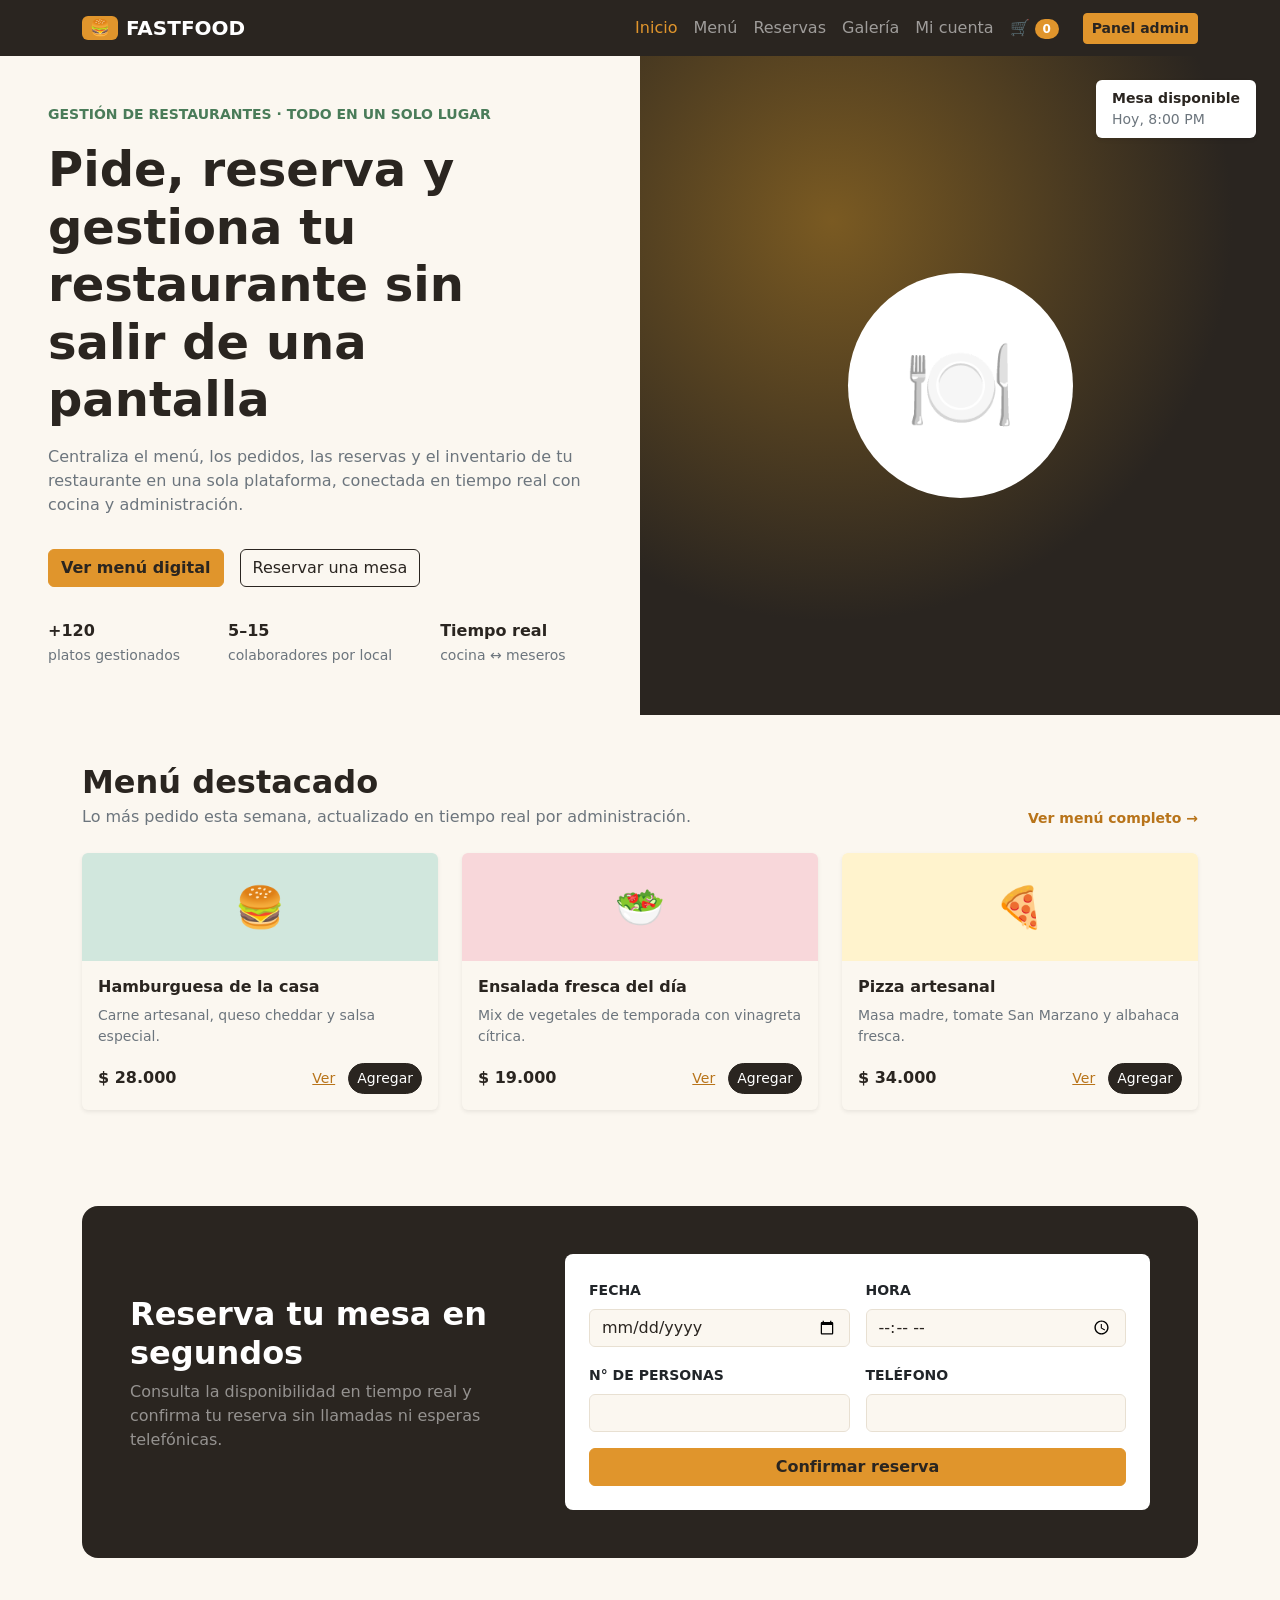
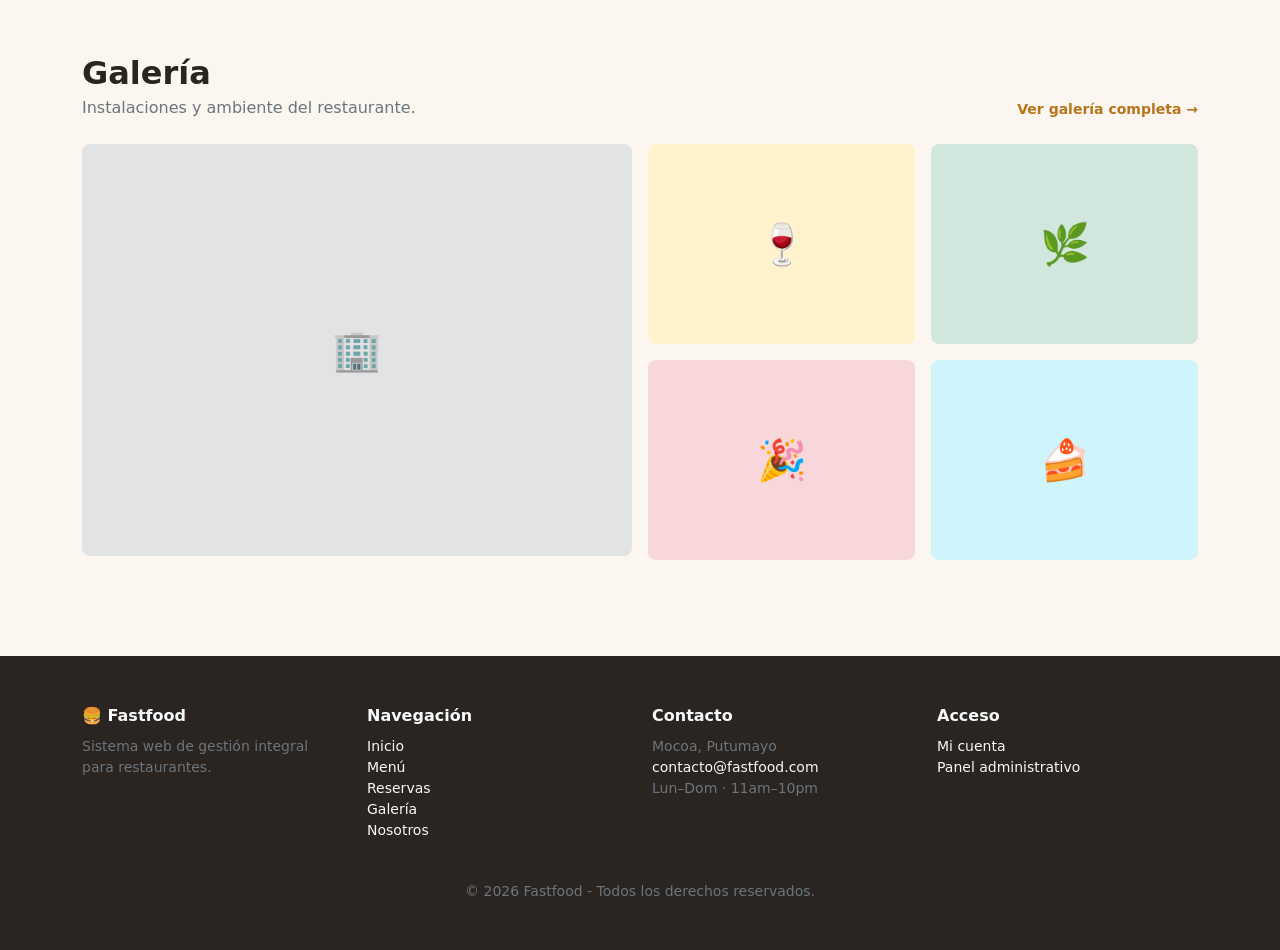
<file: sitio-web-empresa/index.html>
<!DOCTYPE html>
<html lang="es">
<head>
    <meta charset="UTF-8">
    <meta name="viewport" content="width=device-width, initial-scale=1.0">
    <title>Inicio | Fastfood</title>

    <!-- Bootstrap 5 -->
    <link href="https://cdn.jsdelivr.net/npm/bootstrap@5.3.3/dist/css/bootstrap.min.css" rel="stylesheet">
    <!-- Colores de marca -->
    <link rel="stylesheet" href="css/estilos.css">
</head>
<body>

    <!-- Menú de navegación (lo pinta js/script.js) -->
    <header id="navbar-ff"></header>

    <main>
        <!-- Hero -->
        <section>
            <div class="row g-0">
                <div class="col-lg-6 p-4 p-lg-5 d-flex flex-column justify-content-center">
                    <span class="text-success fw-bold small text-uppercase">Gestión de restaurantes · Todo en un solo lugar</span>
                    <h1 class="display-5 fw-bold my-3">Pide, reserva y gestiona tu restaurante sin salir de una pantalla</h1>
                    <p class="text-secondary">Centraliza el menú, los pedidos, las reservas y el inventario de tu restaurante en una sola plataforma, conectada en tiempo real con cocina y administración.</p>
                    <div class="d-flex flex-wrap gap-3 my-3">
                        <a href="menu.html" class="btn btn-primary">Ver menú digital</a>
                        <a href="reserva.html" class="btn btn-outline-dark">Reservar una mesa</a>
                    </div>
                    <div class="d-flex gap-4 gap-lg-5 mt-3">
                        <div><strong class="d-block">+120</strong><small class="text-secondary">platos gestionados</small></div>
                        <div><strong class="d-block">5–15</strong><small class="text-secondary">colaboradores por local</small></div>
                        <div><strong class="d-block">Tiempo real</strong><small class="text-secondary">cocina ↔ meseros</small></div>
                    </div>
                </div>
                <div class="col-lg-6 position-relative d-flex align-items-center justify-content-center py-5"
                     style="min-height:400px;background:radial-gradient(circle at 30% 25%,#7a5a22 0,#2a2520 60%)">
                    <div class="position-absolute top-0 end-0 m-4 bg-white rounded shadow-sm px-3 py-2 small">
                        <strong>Mesa disponible</strong><br><span class="text-secondary">Hoy, 8:00 PM</span>
                    </div>
                    <div class="bg-body rounded-circle d-flex align-items-center justify-content-center" style="width:225px;height:225px;font-size:90px">🍽️</div>
                </div>
            </div>
        </section>

        <!-- Menú destacado (lo llena js/script.js) -->
        <section class="container py-5">
            <div class="d-flex justify-content-between align-items-end mb-4">
                <div>
                    <h2 class="fw-bold mb-1">Menú destacado</h2>
                    <p class="text-secondary mb-0">Lo más pedido esta semana, actualizado en tiempo real por administración.</p>
                </div>
                <a href="menu.html" class="fw-semibold small text-decoration-none">Ver menú completo →</a>
            </div>
            <div class="row g-4" id="destacados"></div>
        </section>

        <!-- Reserva rápida -->
        <section class="container py-5">
            <div class="bg-dark text-white rounded-4 p-4 p-md-5">
                <div class="row align-items-center g-4">
                    <div class="col-md-5">
                        <h2 class="fw-bold">Reserva tu mesa en segundos</h2>
                        <p class="text-white-50">Consulta la disponibilidad en tiempo real y confirma tu reserva sin llamadas ni esperas telefónicas.</p>
                    </div>
                    <div class="col-md-7">
                        <form action="reserva.html" method="get" class="bg-white text-body rounded-3 p-4">
                            <div class="row g-3">
                                <div class="col-6"><label class="form-label small fw-semibold text-uppercase" for="fechaR">Fecha</label><input type="date" id="fechaR" name="fecha" class="form-control"></div>
                                <div class="col-6"><label class="form-label small fw-semibold text-uppercase" for="horaR">Hora</label><input type="time" id="horaR" name="hora" class="form-control"></div>
                                <div class="col-6"><label class="form-label small fw-semibold text-uppercase" for="personasR">N° de personas</label><input type="number" id="personasR" name="personas" min="1" max="12" class="form-control"></div>
                                <div class="col-6"><label class="form-label small fw-semibold text-uppercase" for="telR">Teléfono</label><input type="tel" id="telR" name="telefono" class="form-control"></div>
                                <div class="col-12"><button class="btn btn-primary w-100">Confirmar reserva</button></div>
                            </div>
                        </form>
                    </div>
                </div>
            </div>
        </section>

        <!-- Galería (vista previa) -->
        <section class="container py-5">
            <div class="d-flex justify-content-between align-items-end mb-4">
                <div><h2 class="fw-bold mb-1">Galería</h2><p class="text-secondary mb-0">Instalaciones y ambiente del restaurante.</p></div>
                <a href="galeria.html" class="fw-semibold small text-decoration-none">Ver galería completa →</a>
            </div>
            <div class="row g-3">
                <div class="col-lg-6"><div class="bg-secondary-subtle rounded-3 d-flex align-items-center justify-content-center fs-1" style="height:412px">🏢</div></div>
                <div class="col-lg-6"><div class="row g-3">
                    <div class="col-6"><div class="bg-warning-subtle rounded-3 d-flex align-items-center justify-content-center fs-1" style="height:200px">🍷</div></div>
                    <div class="col-6"><div class="bg-success-subtle rounded-3 d-flex align-items-center justify-content-center fs-1" style="height:200px">🌿</div></div>
                    <div class="col-6"><div class="bg-danger-subtle rounded-3 d-flex align-items-center justify-content-center fs-1" style="height:200px">🎉</div></div>
                    <div class="col-6"><div class="bg-info-subtle rounded-3 d-flex align-items-center justify-content-center fs-1" style="height:200px">🍰</div></div>
                </div></div>
            </div>
        </section>
    </main>

    <!-- Pie de página (lo pinta js/script.js) -->
    <footer id="footer-ff"></footer>

    <script src="https://cdn.jsdelivr.net/npm/bootstrap@5.3.3/dist/js/bootstrap.bundle.min.js"></script>
    <script src="js/datos.js"></script>
    <script src="js/script.js"></script>
</body>
</html>
</file>
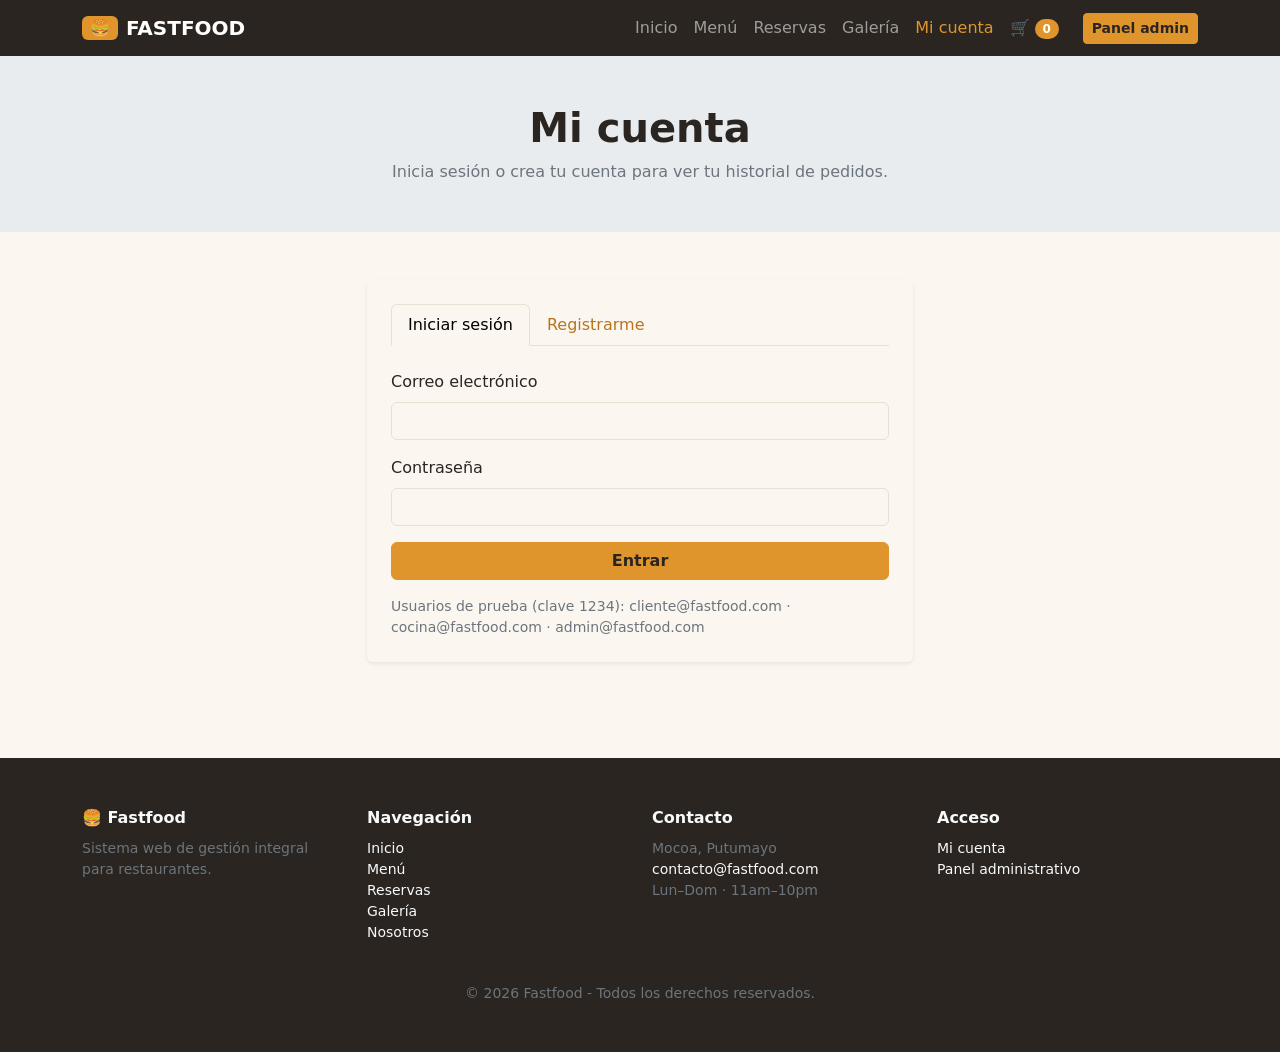
<file: sitio-web-empresa/admin.html>
<!DOCTYPE html>
<html lang="es">
<head>
    <meta charset="UTF-8">
    <meta name="viewport" content="width=device-width, initial-scale=1.0">
    <title>Panel administrativo | Fastfood</title>

    <!-- Bootstrap 5 -->
    <link href="https://cdn.jsdelivr.net/npm/bootstrap@5.3.3/dist/css/bootstrap.min.css" rel="stylesheet">
    <!-- Colores de marca -->
    <link rel="stylesheet" href="css/estilos.css">
</head>
<body>

    <!-- Menú de navegación (lo pinta js/script.js) -->
    <header id="navbar-ff"></header>

    <main>
        <section class="bg-body-secondary py-5 text-center">
            <div class="container">
                <h1 class="fw-bold">Panel administrativo</h1>
                <p class="text-secondary mb-0">Acceso restringido: solo usuarios con rol administrador.</p>
            </div>
        </section>

        <section class="container-fluid py-5 px-4" id="panelAdmin">
            <div class="row g-4">
                <div class="col-md-2"><div class="nav nav-pills flex-md-column gap-1">
                    <button class="nav-link text-start active" data-bs-toggle="pill" data-bs-target="#pResumen" type="button">📊 Resumen</button><button class="nav-link text-start " data-bs-toggle="pill" data-bs-target="#pMenu" type="button">🍽️ Menú</button><button class="nav-link text-start " data-bs-toggle="pill" data-bs-target="#pInventario" type="button">📦 Inventario</button><button class="nav-link text-start " data-bs-toggle="pill" data-bs-target="#pPedidos" type="button">🧾 Pedidos</button><button class="nav-link text-start " data-bs-toggle="pill" data-bs-target="#pMesas" type="button">🪑 Mesas</button><button class="nav-link text-start " data-bs-toggle="pill" data-bs-target="#pReportes" type="button">📈 Reportes</button>
                </div></div>
                <div class="col-md-10"><div class="tab-content">

                    <div class="tab-pane fade show active" id="pResumen"><div class="row g-3" id="kpis"></div></div>

                    <div class="tab-pane fade" id="pMenu">
                        <div class="d-flex justify-content-between mb-3"><h2 class="h4 fw-bold">Gestión del menú</h2><button class="btn btn-primary btn-sm" data-act="nuevo">+ Nuevo plato</button></div>
                        <div class="table-responsive"><table class="table table-hover align-middle"><thead><tr><th>Plato</th><th>Categoría</th><th>Precio</th><th></th></tr></thead><tbody id="tablaMenu"></tbody></table></div>
                    </div>

                    <div class="tab-pane fade" id="pInventario">
                        <h2 class="h4 fw-bold">Inventario de insumos</h2>
                        <div class="table-responsive"><table class="table table-hover align-middle"><thead><tr><th>Insumo</th><th>Existencias</th><th>Mínimo</th><th>Estado</th></tr></thead><tbody id="tablaInventario"></tbody></table></div>
                    </div>

                    <div class="tab-pane fade" id="pPedidos">
                        <h2 class="h4 fw-bold">Todos los pedidos</h2>
                        <div class="table-responsive"><table class="table table-hover align-middle"><thead><tr><th>N°</th><th>Fecha</th><th>Cliente</th><th>Pedido</th><th>Total</th><th>Estado</th></tr></thead><tbody id="tablaPedidos"></tbody></table></div>
                    </div>

                    <div class="tab-pane fade" id="pMesas">
                        <h2 class="h4 fw-bold">Mesas</h2>
                        <div class="row g-3 mb-4" id="mesasAdmin"></div>
                        <h3 class="h5 fw-bold">Reservas</h3>
                        <div class="table-responsive"><table class="table table-hover align-middle"><thead><tr><th>Fecha</th><th>Hora</th><th>Nombre</th><th>Personas</th><th>Mesa</th><th>Teléfono</th></tr></thead><tbody id="tablaReservas"></tbody></table></div>
                    </div>

                    <div class="tab-pane fade" id="pReportes">
                        <h2 class="h4 fw-bold">Reportes</h2>
                        <div class="row g-4">
                            <div class="col-lg-4"><div class="card border-0 shadow-sm p-3"><h3 class="h6 fw-bold">Ventas por día</h3><div id="repVentas"></div></div></div>
                            <div class="col-lg-4"><div class="card border-0 shadow-sm p-3"><h3 class="h6 fw-bold">Productos más vendidos</h3><div id="repTop"></div></div></div>
                            <div class="col-lg-4"><div class="card border-0 shadow-sm p-3"><h3 class="h6 fw-bold">Ocupación de mesas</h3><div id="repOcupacion"></div></div></div>
                        </div>
                    </div>

                </div></div>
            </div>

            <!-- Ventana para crear/editar plato -->
            <div class="modal fade" id="modalPlato" tabindex="-1" aria-hidden="true"><div class="modal-dialog"><form class="modal-content" id="formPlato">
                <div class="modal-header"><h2 class="modal-title h5" id="tituloModal">Nuevo plato</h2><button type="button" class="btn-close" data-bs-dismiss="modal" aria-label="Cerrar"></button></div>
                <div class="modal-body">
                    <input type="hidden" id="platoId">
                    <div class="mb-3"><label class="form-label" for="platoNombre">Nombre</label><input id="platoNombre" class="form-control" required></div>
                    <div class="row g-3 mb-3">
                        <div class="col-6"><label class="form-label" for="platoCat">Categoría</label><select id="platoCat" class="form-select"><option value="entradas">Entradas</option><option value="fuertes">Fuertes</option><option value="postres">Postres</option><option value="bebidas">Bebidas</option></select></div>
                        <div class="col-6"><label class="form-label" for="platoPrecio">Precio (COP)</label><input id="platoPrecio" type="number" min="0" step="500" class="form-control" required></div>
                    </div>
                    <div class="mb-3"><label class="form-label" for="platoEmoji">Emoji</label><input id="platoEmoji" class="form-control" maxlength="4" placeholder="🍔"></div>
                    <div class="mb-3"><label class="form-label" for="platoDesc">Descripción</label><textarea id="platoDesc" class="form-control" rows="2" required></textarea></div>
                    <div class="mb-3"><label class="form-label" for="platoIng">Ingredientes (separados por coma)</label><input id="platoIng" class="form-control"></div>
                </div>
                <div class="modal-footer"><button type="button" class="btn btn-outline-dark" data-bs-dismiss="modal">Cancelar</button><button class="btn btn-primary">Guardar</button></div>
            </form></div></div>
        </section>
    </main>

    <!-- Pie de página (lo pinta js/script.js) -->
    <footer id="footer-ff"></footer>

    <script src="https://cdn.jsdelivr.net/npm/bootstrap@5.3.3/dist/js/bootstrap.bundle.min.js"></script>
    <script src="js/datos.js"></script>
    <script src="js/script.js"></script>
</body>
</html>
</file>
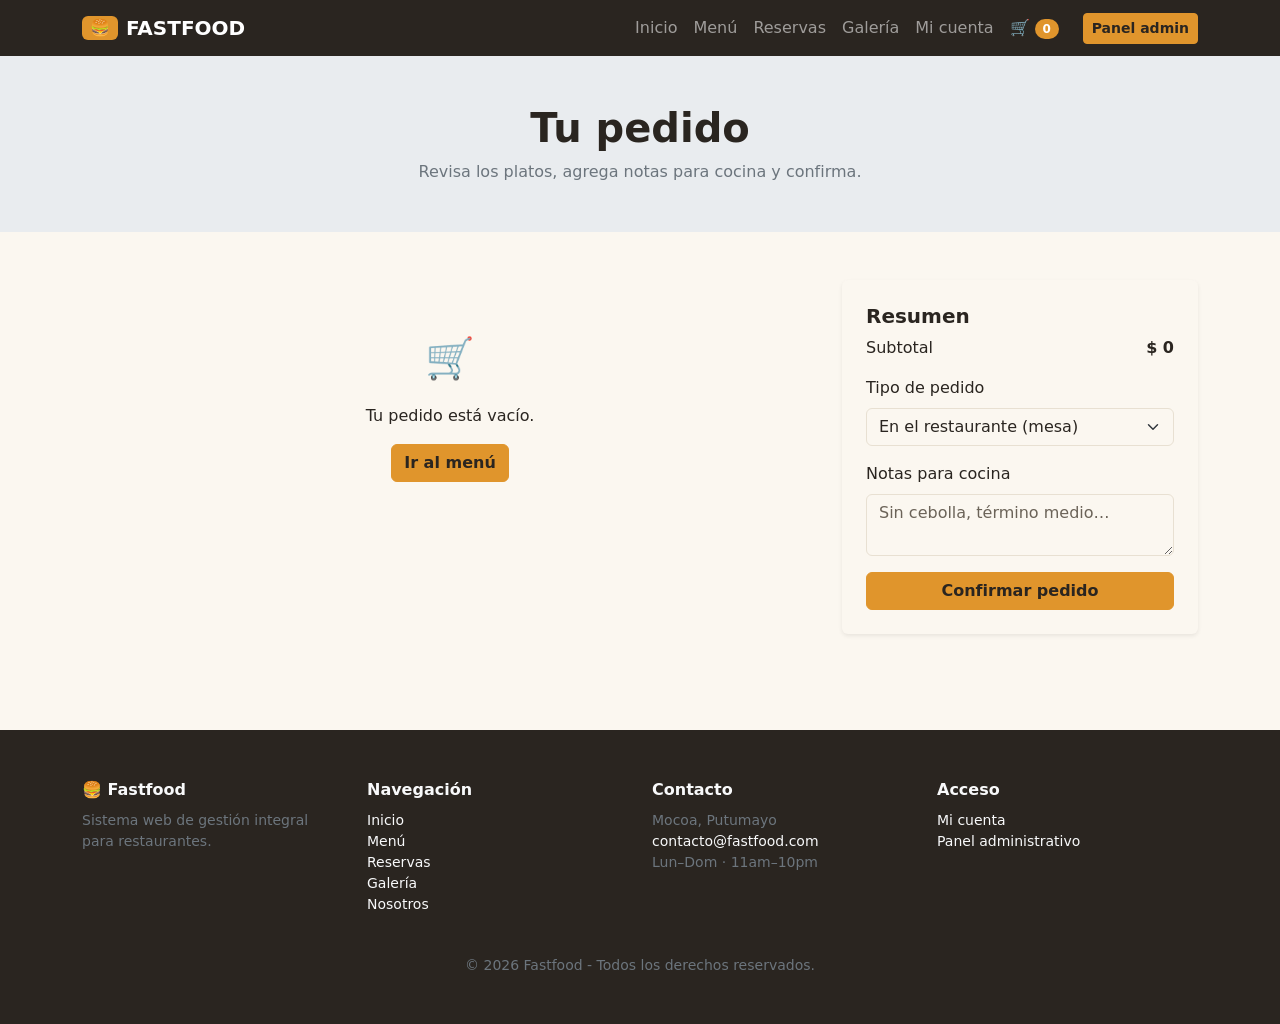
<file: sitio-web-empresa/carrito.html>
<!DOCTYPE html>
<html lang="es">
<head>
    <meta charset="UTF-8">
    <meta name="viewport" content="width=device-width, initial-scale=1.0">
    <title>Tu pedido | Fastfood</title>

    <!-- Bootstrap 5 -->
    <link href="https://cdn.jsdelivr.net/npm/bootstrap@5.3.3/dist/css/bootstrap.min.css" rel="stylesheet">
    <!-- Colores de marca -->
    <link rel="stylesheet" href="css/estilos.css">
</head>
<body>

    <!-- Menú de navegación (lo pinta js/script.js) -->
    <header id="navbar-ff"></header>

    <main>
        <section class="bg-body-secondary py-5 text-center">
            <div class="container">
                <h1 class="fw-bold">Tu pedido</h1>
                <p class="text-secondary mb-0">Revisa los platos, agrega notas para cocina y confirma.</p>
            </div>
        </section>

        <section class="container py-5">
            <div class="row g-4">
                <div class="col-lg-8"><div id="itemsCarrito"></div></div>
                <div class="col-lg-4">
                    <div class="card border-0 shadow-sm p-4">
                        <h2 class="h5 fw-bold">Resumen</h2>
                        <p class="d-flex justify-content-between"><span>Subtotal</span><strong id="subtotal">$0</strong></p>
                        <label class="form-label" for="tipoPedido">Tipo de pedido</label>
                        <select id="tipoPedido" class="form-select mb-3">
                            <option>En el restaurante (mesa)</option>
                            <option>Para llevar</option>
                            <option>Domicilio</option>
                        </select>
                        <label class="form-label" for="notasPedido">Notas para cocina</label>
                        <textarea id="notasPedido" class="form-control mb-3" rows="2" placeholder="Sin cebolla, término medio…"></textarea>
                        <button id="btnConfirmar" class="btn btn-primary w-100">Confirmar pedido</button>
                        <div id="resultadoPedido"></div>
                    </div>
                </div>
            </div>
        </section>
    </main>

    <!-- Pie de página (lo pinta js/script.js) -->
    <footer id="footer-ff"></footer>

    <script src="https://cdn.jsdelivr.net/npm/bootstrap@5.3.3/dist/js/bootstrap.bundle.min.js"></script>
    <script src="js/datos.js"></script>
    <script src="js/script.js"></script>
</body>
</html>
</file>
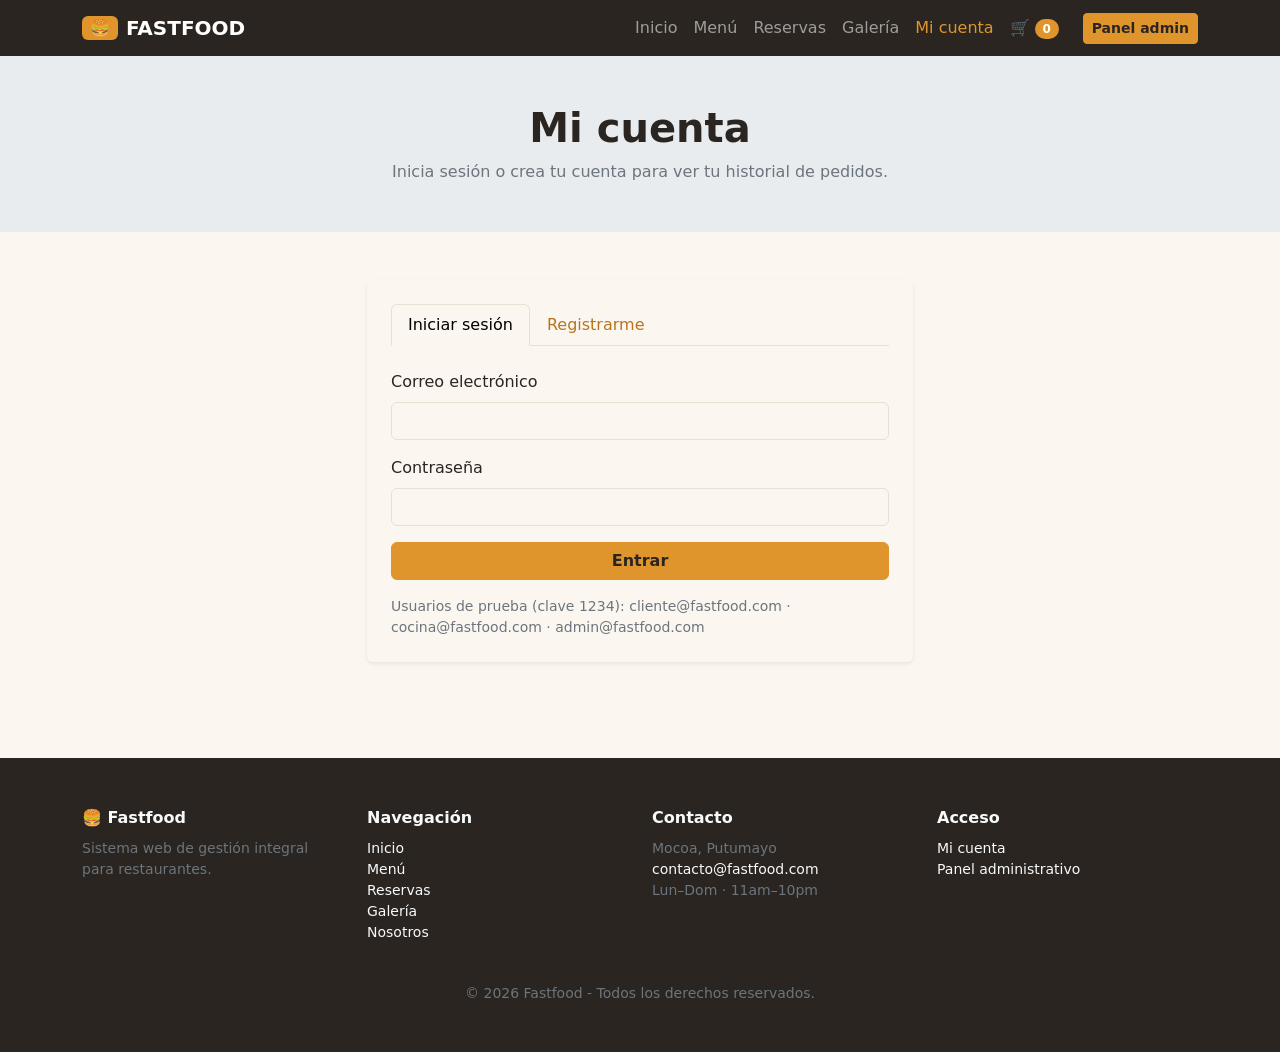
<file: sitio-web-empresa/cocina.html>
<!DOCTYPE html>
<html lang="es">
<head>
    <meta charset="UTF-8">
    <meta name="viewport" content="width=device-width, initial-scale=1.0">
    <title>Cocina | Fastfood</title>

    <!-- Bootstrap 5 -->
    <link href="https://cdn.jsdelivr.net/npm/bootstrap@5.3.3/dist/css/bootstrap.min.css" rel="stylesheet">
    <!-- Colores de marca -->
    <link rel="stylesheet" href="css/estilos.css">
</head>
<body>

    <!-- Menú de navegación (lo pinta js/script.js) -->
    <header id="navbar-ff"></header>

    <main>
        <section class="bg-body-secondary py-5 text-center">
            <div class="container">
                <h1 class="fw-bold">Cocina · Pedidos en tiempo real</h1>
                <p class="text-secondary mb-0">Se actualiza solo cada 5 segundos. Avanza cada pedido con el botón de su tarjeta.</p>
            </div>
        </section>

        <section class="container-fluid py-5 px-4">
            <div class="row g-4">
                <div class="col-md-4"><h2 class="h5 fw-bold">🔴 Pendientes</h2><div class="bg-body-secondary rounded-3 p-3" style="min-height:300px" id="colPendiente"></div></div>
                <div class="col-md-4"><h2 class="h5 fw-bold">🟠 En preparación</h2><div class="bg-body-secondary rounded-3 p-3" style="min-height:300px" id="colPreparacion"></div></div>
                <div class="col-md-4"><h2 class="h5 fw-bold">🟢 Listos para entregar</h2><div class="bg-body-secondary rounded-3 p-3" style="min-height:300px" id="colListo"></div></div>
            </div>
        </section>
    </main>

    <!-- Pie de página (lo pinta js/script.js) -->
    <footer id="footer-ff"></footer>

    <script src="https://cdn.jsdelivr.net/npm/bootstrap@5.3.3/dist/js/bootstrap.bundle.min.js"></script>
    <script src="js/datos.js"></script>
    <script src="js/script.js"></script>
</body>
</html>
</file>
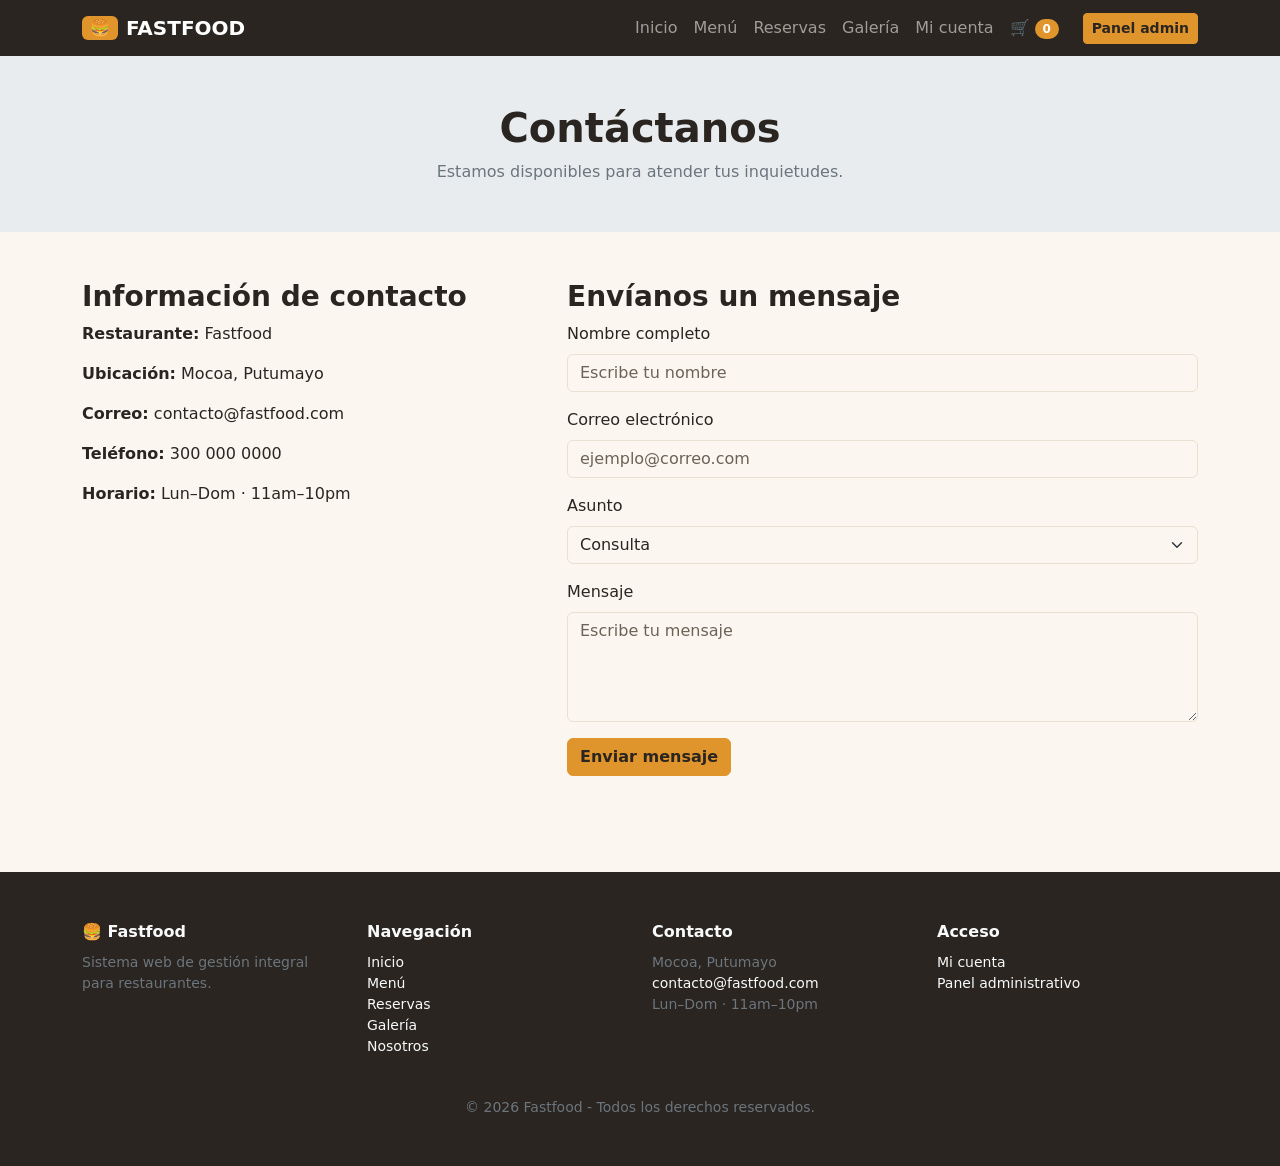
<file: sitio-web-empresa/contacto.html>
<!DOCTYPE html>
<html lang="es">
<head>
    <meta charset="UTF-8">
    <meta name="viewport" content="width=device-width, initial-scale=1.0">
    <title>Contacto | Fastfood</title>

    <!-- Bootstrap 5 -->
    <link href="https://cdn.jsdelivr.net/npm/bootstrap@5.3.3/dist/css/bootstrap.min.css" rel="stylesheet">
    <!-- Colores de marca -->
    <link rel="stylesheet" href="css/estilos.css">
</head>
<body>

    <!-- Menú de navegación (lo pinta js/script.js) -->
    <header id="navbar-ff"></header>

    <main>
        <section class="bg-body-secondary py-5 text-center">
            <div class="container">
                <h1 class="fw-bold">Contáctanos</h1>
                <p class="text-secondary mb-0">Estamos disponibles para atender tus inquietudes.</p>
            </div>
        </section>

        <section class="container py-5">
            <div class="row g-5">
                <div class="col-md-5">
                    <h2 class="fw-bold h3">Información de contacto</h2>
                    <p><strong>Restaurante:</strong> Fastfood</p>
                    <p><strong>Ubicación:</strong> Mocoa, Putumayo</p>
                    <p><strong>Correo:</strong> contacto@fastfood.com</p>
                    <p><strong>Teléfono:</strong> 300 000 0000</p>
                    <p><strong>Horario:</strong> Lun–Dom · 11am–10pm</p>
                    <div class="ratio ratio-16x9 mt-3 rounded-3 overflow-hidden">
                        <iframe src="https://www.google.com/maps?q=Mocoa,Putumayo&output=embed" loading="lazy" title="Ubicación de Fastfood en Mocoa"></iframe>
                    </div>
                </div>
                <div class="col-md-7">
                    <h2 class="fw-bold h3">Envíanos un mensaje</h2>
                    <form id="formContacto" novalidate>
                        <div class="mb-3"><label for="nombre" class="form-label">Nombre completo</label><input type="text" class="form-control" id="nombre" placeholder="Escribe tu nombre" required></div>
                        <div class="mb-3"><label for="correo" class="form-label">Correo electrónico</label><input type="email" class="form-control" id="correo" placeholder="ejemplo@correo.com" required></div>
                        <div class="mb-3"><label for="asunto" class="form-label">Asunto</label>
                            <select id="asunto" class="form-select"><option>Consulta</option><option>Reclamo</option><option>Eventos privados</option></select></div>
                        <div class="mb-3"><label for="mensaje" class="form-label">Mensaje</label><textarea class="form-control" id="mensaje" rows="4" placeholder="Escribe tu mensaje" required></textarea></div>
                        <button type="submit" class="btn btn-primary">Enviar mensaje</button>
                    </form>
                    <div id="msgContacto"></div>
                </div>
            </div>
        </section>
    </main>

    <!-- Pie de página (lo pinta js/script.js) -->
    <footer id="footer-ff"></footer>

    <script src="https://cdn.jsdelivr.net/npm/bootstrap@5.3.3/dist/js/bootstrap.bundle.min.js"></script>
    <script src="js/datos.js"></script>
    <script src="js/script.js"></script>
</body>
</html>
</file>
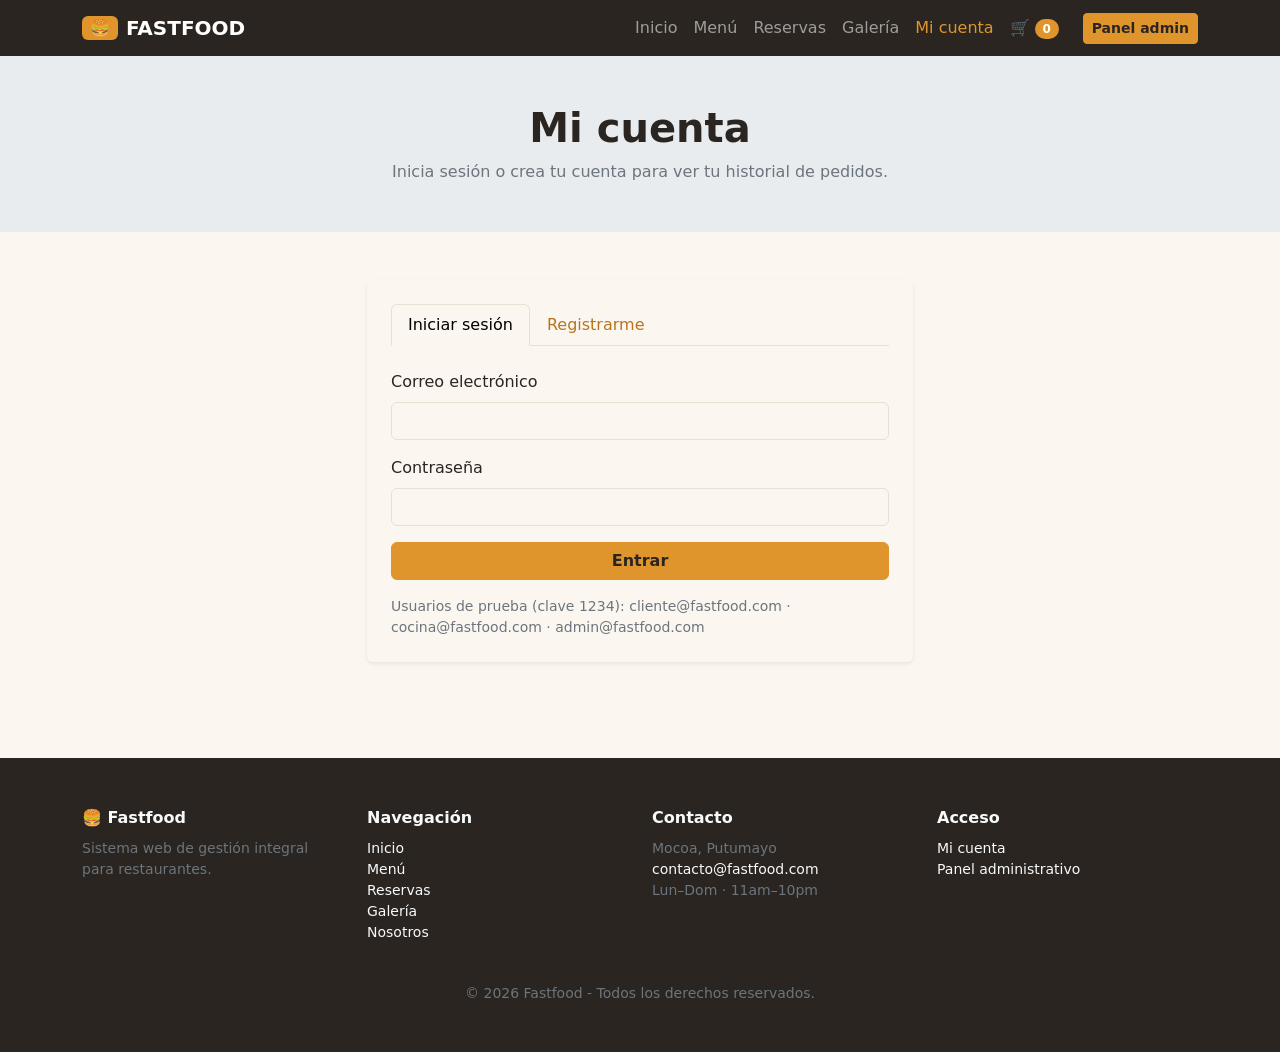
<file: sitio-web-empresa/cuenta.html>
<!DOCTYPE html>
<html lang="es">
<head>
    <meta charset="UTF-8">
    <meta name="viewport" content="width=device-width, initial-scale=1.0">
    <title>Mi cuenta | Fastfood</title>

    <!-- Bootstrap 5 -->
    <link href="https://cdn.jsdelivr.net/npm/bootstrap@5.3.3/dist/css/bootstrap.min.css" rel="stylesheet">
    <!-- Colores de marca -->
    <link rel="stylesheet" href="css/estilos.css">
</head>
<body>

    <!-- Menú de navegación (lo pinta js/script.js) -->
    <header id="navbar-ff"></header>

    <main>
        <section class="bg-body-secondary py-5 text-center">
            <div class="container">
                <h1 class="fw-bold">Mi cuenta</h1>
                <p class="text-secondary mb-0">Inicia sesión o crea tu cuenta para ver tu historial de pedidos.</p>
            </div>
        </section>

        <section class="container py-5">
            <div id="msgCuenta"></div>

            <!-- Sin sesión -->
            <div id="vistaAcceso" class="row justify-content-center">
                <div class="col-md-8 col-lg-6">
                    <div class="card border-0 shadow-sm p-4">
                        <ul class="nav nav-tabs mb-4" role="tablist">
                            <li class="nav-item"><button class="nav-link active" data-bs-toggle="tab" data-bs-target="#tabLogin" type="button">Iniciar sesión</button></li>
                            <li class="nav-item"><button class="nav-link" data-bs-toggle="tab" data-bs-target="#tabRegistro" type="button">Registrarme</button></li>
                        </ul>
                        <div class="tab-content">
                            <div class="tab-pane fade show active" id="tabLogin">
                                <form id="formLogin">
                                    <div class="mb-3"><label class="form-label" for="correoLogin">Correo electrónico</label><input type="email" id="correoLogin" class="form-control" required></div>
                                    <div class="mb-3"><label class="form-label" for="claveLogin">Contraseña</label><input type="password" id="claveLogin" class="form-control" required></div>
                                    <button class="btn btn-primary w-100">Entrar</button>
                                </form>
                                <p class="small text-secondary mt-3 mb-0">Usuarios de prueba (clave 1234): cliente@fastfood.com · cocina@fastfood.com · admin@fastfood.com</p>
                            </div>
                            <div class="tab-pane fade" id="tabRegistro">
                                <form id="formRegistro" novalidate>
                                    <div class="mb-3"><label class="form-label" for="nombreReg">Nombre completo</label><input type="text" id="nombreReg" class="form-control" required></div>
                                    <div class="mb-3"><label class="form-label" for="correoReg">Correo electrónico</label><input type="email" id="correoReg" class="form-control" required></div>
                                    <div class="mb-3"><label class="form-label" for="telReg">Teléfono</label><input type="tel" id="telReg" class="form-control" required></div>
                                    <div class="mb-3"><label class="form-label" for="claveReg">Contraseña (mín. 4 caracteres)</label><input type="password" id="claveReg" class="form-control" minlength="4" required></div>
                                    <button class="btn btn-primary w-100">Crear cuenta</button>
                                </form>
                            </div>
                        </div>
                    </div>
                </div>
            </div>

            <!-- Con sesión -->
            <div id="vistaCuenta" class="d-none">
                <div class="row g-4">
                    <div class="col-lg-4">
                        <div class="card border-0 shadow-sm p-4">
                            <h2 class="h5 fw-bold" id="saludoCuenta"></h2>
                            <ul class="small text-secondary ps-3" id="datosCuenta"></ul>
                            <div id="accesosRol" class="mb-3"></div>
                            <button class="btn btn-outline-dark btn-sm" id="btnSalir">Cerrar sesión</button>
                        </div>
                    </div>
                    <div class="col-lg-8">
                        <h2 class="h5 fw-bold">Historial de pedidos</h2>
                        <div class="table-responsive">
                            <table class="table table-hover align-middle">
                                <thead><tr><th>N°</th><th>Fecha</th><th>Pedido</th><th>Total</th><th>Estado</th></tr></thead>
                                <tbody id="tablaHistorial"></tbody>
                            </table>
                        </div>
                    </div>
                </div>
            </div>
        </section>
    </main>

    <!-- Pie de página (lo pinta js/script.js) -->
    <footer id="footer-ff"></footer>

    <script src="https://cdn.jsdelivr.net/npm/bootstrap@5.3.3/dist/js/bootstrap.bundle.min.js"></script>
    <script src="js/datos.js"></script>
    <script src="js/script.js"></script>
</body>
</html>
</file>
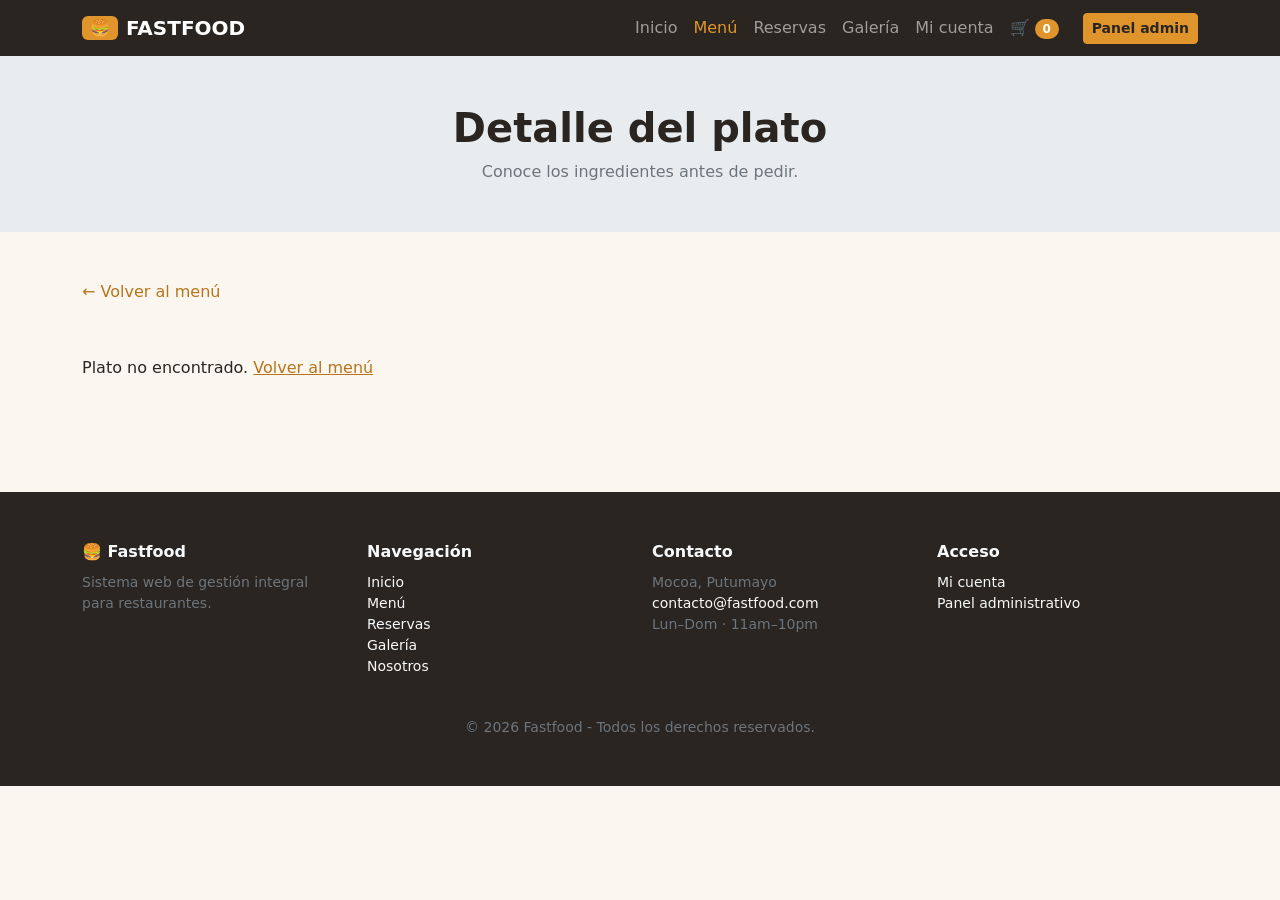
<file: sitio-web-empresa/detalle-plato.html>
<!DOCTYPE html>
<html lang="es">
<head>
    <meta charset="UTF-8">
    <meta name="viewport" content="width=device-width, initial-scale=1.0">
    <title>Detalle del plato | Fastfood</title>

    <!-- Bootstrap 5 -->
    <link href="https://cdn.jsdelivr.net/npm/bootstrap@5.3.3/dist/css/bootstrap.min.css" rel="stylesheet">
    <!-- Colores de marca -->
    <link rel="stylesheet" href="css/estilos.css">
</head>
<body>

    <!-- Menú de navegación (lo pinta js/script.js) -->
    <header id="navbar-ff"></header>

    <main>
        <section class="bg-body-secondary py-5 text-center">
            <div class="container">
                <h1 class="fw-bold">Detalle del plato</h1>
                <p class="text-secondary mb-0">Conoce los ingredientes antes de pedir.</p>
            </div>
        </section>

        <section class="container py-5">
            <a href="menu.html" class="text-decoration-none">← Volver al menú</a>
            <div class="row g-5 mt-1" id="detallePlato"></div>
        </section>
    </main>

    <!-- Pie de página (lo pinta js/script.js) -->
    <footer id="footer-ff"></footer>

    <script src="https://cdn.jsdelivr.net/npm/bootstrap@5.3.3/dist/js/bootstrap.bundle.min.js"></script>
    <script src="js/datos.js"></script>
    <script src="js/script.js"></script>
</body>
</html>
</file>
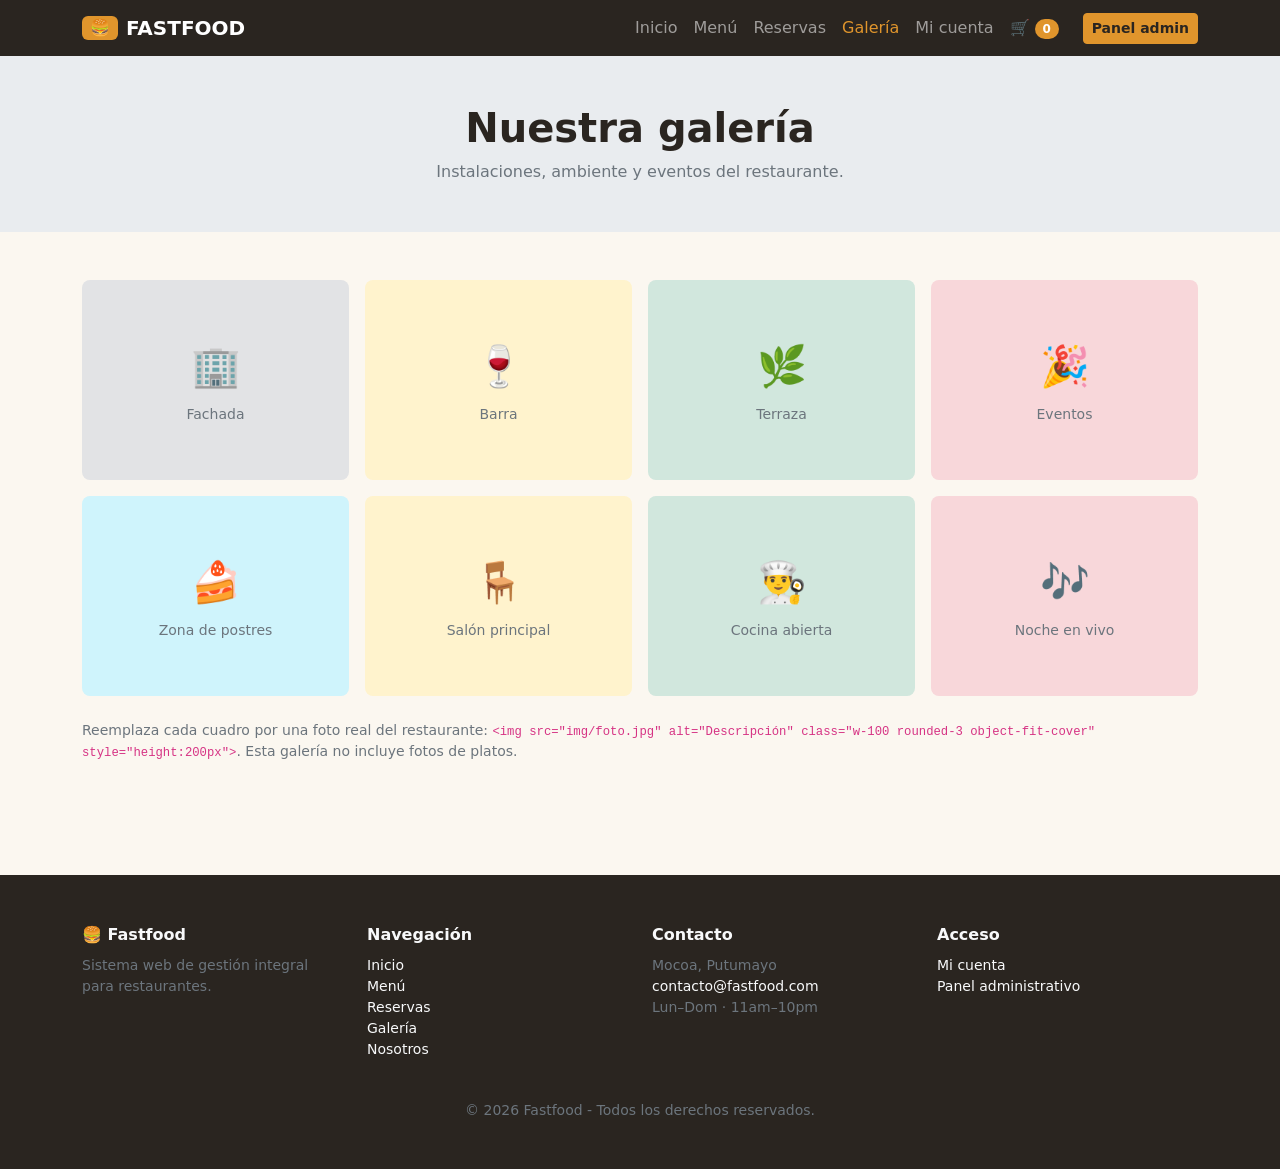
<file: sitio-web-empresa/galeria.html>
<!DOCTYPE html>
<html lang="es">
<head>
    <meta charset="UTF-8">
    <meta name="viewport" content="width=device-width, initial-scale=1.0">
    <title>Galería | Fastfood</title>

    <!-- Bootstrap 5 -->
    <link href="https://cdn.jsdelivr.net/npm/bootstrap@5.3.3/dist/css/bootstrap.min.css" rel="stylesheet">
    <!-- Colores de marca -->
    <link rel="stylesheet" href="css/estilos.css">
</head>
<body>

    <!-- Menú de navegación (lo pinta js/script.js) -->
    <header id="navbar-ff"></header>

    <main>
        <section class="bg-body-secondary py-5 text-center">
            <div class="container">
                <h1 class="fw-bold">Nuestra galería</h1>
                <p class="text-secondary mb-0">Instalaciones, ambiente y eventos del restaurante.</p>
            </div>
        </section>

        <section class="container py-5">
            <div class="row g-3">
                <div class="col-sm-6 col-lg-3"><div class="bg-secondary-subtle rounded-3 d-flex flex-column align-items-center justify-content-center" style="height:200px"><span class="fs-1">🏢</span><small class="mt-2 text-secondary">Fachada</small></div></div>
                <div class="col-sm-6 col-lg-3"><div class="bg-warning-subtle rounded-3 d-flex flex-column align-items-center justify-content-center" style="height:200px"><span class="fs-1">🍷</span><small class="mt-2 text-secondary">Barra</small></div></div>
                <div class="col-sm-6 col-lg-3"><div class="bg-success-subtle rounded-3 d-flex flex-column align-items-center justify-content-center" style="height:200px"><span class="fs-1">🌿</span><small class="mt-2 text-secondary">Terraza</small></div></div>
                <div class="col-sm-6 col-lg-3"><div class="bg-danger-subtle rounded-3 d-flex flex-column align-items-center justify-content-center" style="height:200px"><span class="fs-1">🎉</span><small class="mt-2 text-secondary">Eventos</small></div></div>
                <div class="col-sm-6 col-lg-3"><div class="bg-info-subtle rounded-3 d-flex flex-column align-items-center justify-content-center" style="height:200px"><span class="fs-1">🍰</span><small class="mt-2 text-secondary">Zona de postres</small></div></div>
                <div class="col-sm-6 col-lg-3"><div class="bg-warning-subtle rounded-3 d-flex flex-column align-items-center justify-content-center" style="height:200px"><span class="fs-1">🪑</span><small class="mt-2 text-secondary">Salón principal</small></div></div>
                <div class="col-sm-6 col-lg-3"><div class="bg-success-subtle rounded-3 d-flex flex-column align-items-center justify-content-center" style="height:200px"><span class="fs-1">👨‍🍳</span><small class="mt-2 text-secondary">Cocina abierta</small></div></div>
                <div class="col-sm-6 col-lg-3"><div class="bg-danger-subtle rounded-3 d-flex flex-column align-items-center justify-content-center" style="height:200px"><span class="fs-1">🎶</span><small class="mt-2 text-secondary">Noche en vivo</small></div></div>
            </div>
            <p class="small text-secondary mt-4">Reemplaza cada cuadro por una foto real del restaurante: <code>&lt;img src="img/foto.jpg" alt="Descripción" class="w-100 rounded-3 object-fit-cover" style="height:200px"&gt;</code>. Esta galería no incluye fotos de platos.</p>
        </section>
    </main>

    <!-- Pie de página (lo pinta js/script.js) -->
    <footer id="footer-ff"></footer>

    <script src="https://cdn.jsdelivr.net/npm/bootstrap@5.3.3/dist/js/bootstrap.bundle.min.js"></script>
    <script src="js/datos.js"></script>
    <script src="js/script.js"></script>
</body>
</html>
</file>
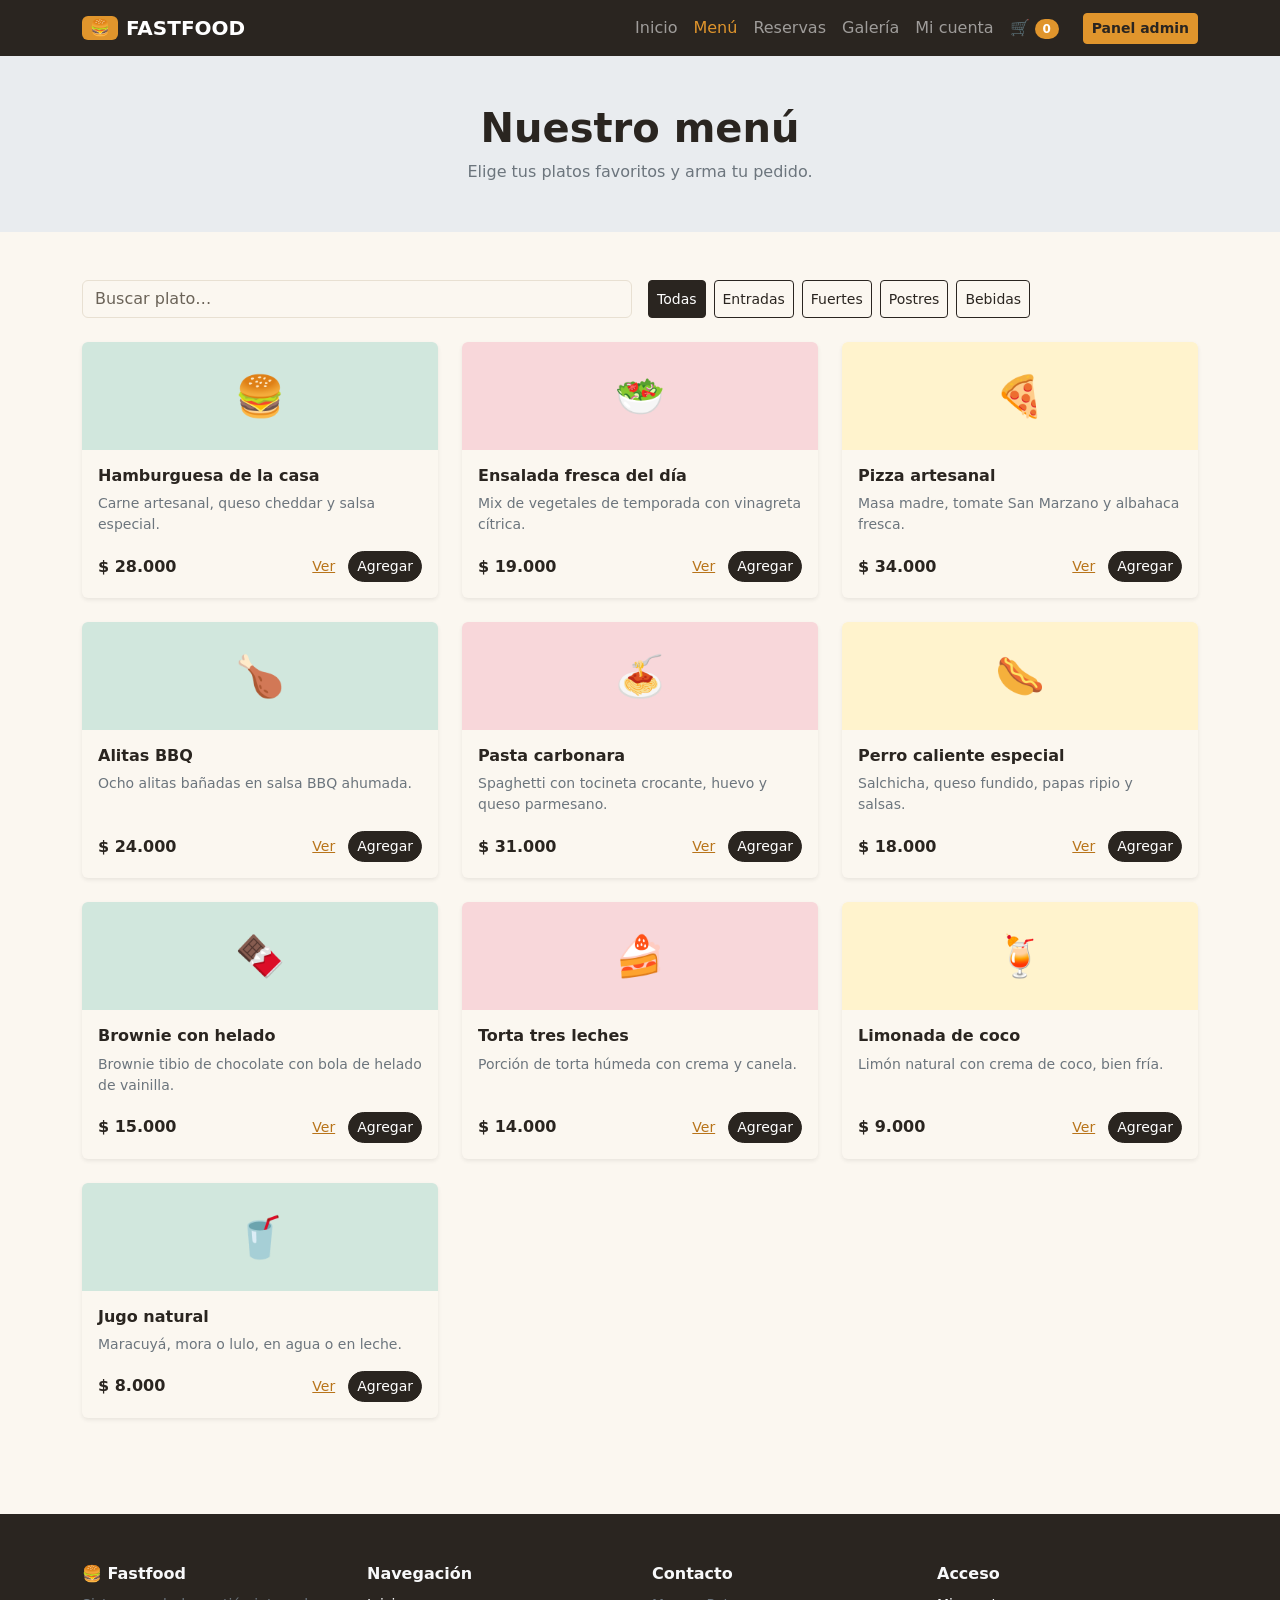
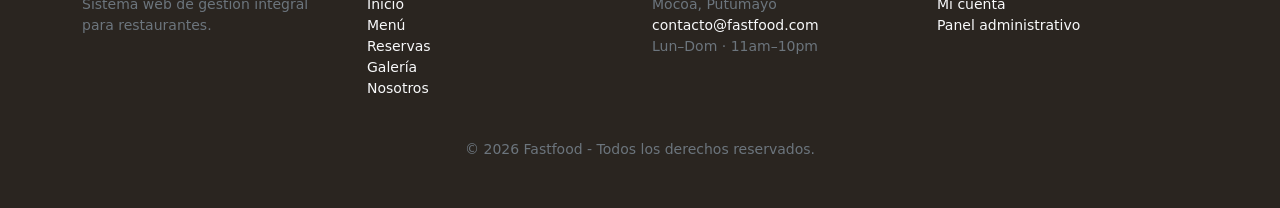
<file: sitio-web-empresa/menu.html>
<!DOCTYPE html>
<html lang="es">
<head>
    <meta charset="UTF-8">
    <meta name="viewport" content="width=device-width, initial-scale=1.0">
    <title>Menú | Fastfood</title>

    <!-- Bootstrap 5 -->
    <link href="https://cdn.jsdelivr.net/npm/bootstrap@5.3.3/dist/css/bootstrap.min.css" rel="stylesheet">
    <!-- Colores de marca -->
    <link rel="stylesheet" href="css/estilos.css">
</head>
<body>

    <!-- Menú de navegación (lo pinta js/script.js) -->
    <header id="navbar-ff"></header>

    <main>
        <section class="bg-body-secondary py-5 text-center">
            <div class="container">
                <h1 class="fw-bold">Nuestro menú</h1>
                <p class="text-secondary mb-0">Elige tus platos favoritos y arma tu pedido.</p>
            </div>
        </section>

        <section class="container py-5">
            <div class="row g-3 mb-4">
                <div class="col-md-6">
                    <input type="search" id="buscador" class="form-control" placeholder="Buscar plato…" aria-label="Buscar plato">
                </div>
                <div class="col-md-6 d-flex flex-wrap gap-2" id="filtros">
                    <button class="btn btn-sm btn-dark" data-cat="todas">Todas</button>
                    <button class="btn btn-sm btn-outline-dark" data-cat="entradas">Entradas</button>
                    <button class="btn btn-sm btn-outline-dark" data-cat="fuertes">Fuertes</button>
                    <button class="btn btn-sm btn-outline-dark" data-cat="postres">Postres</button>
                    <button class="btn btn-sm btn-outline-dark" data-cat="bebidas">Bebidas</button>
                </div>
            </div>
            <div class="row g-4" id="listaPlatos"></div>
        </section>
    </main>

    <!-- Pie de página (lo pinta js/script.js) -->
    <footer id="footer-ff"></footer>

    <script src="https://cdn.jsdelivr.net/npm/bootstrap@5.3.3/dist/js/bootstrap.bundle.min.js"></script>
    <script src="js/datos.js"></script>
    <script src="js/script.js"></script>
</body>
</html>
</file>
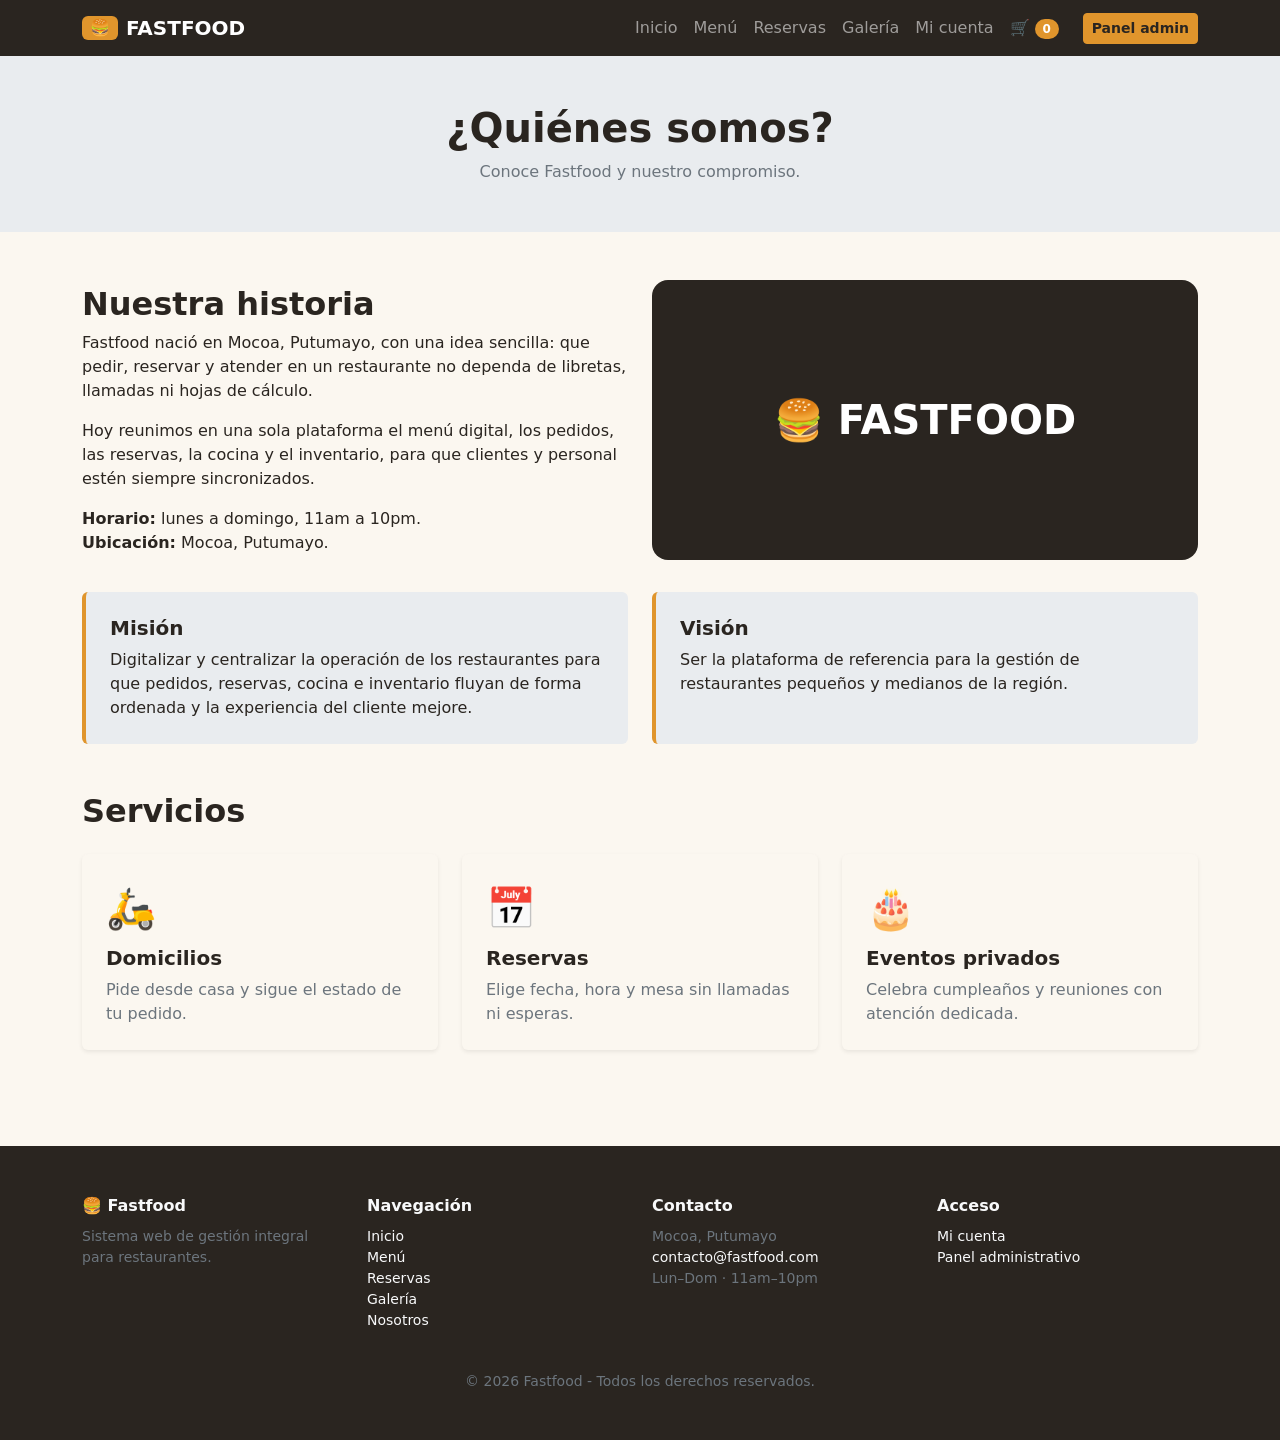
<file: sitio-web-empresa/nosotros.html>
<!DOCTYPE html>
<html lang="es">
<head>
    <meta charset="UTF-8">
    <meta name="viewport" content="width=device-width, initial-scale=1.0">
    <title>Nosotros | Fastfood</title>

    <!-- Bootstrap 5 -->
    <link href="https://cdn.jsdelivr.net/npm/bootstrap@5.3.3/dist/css/bootstrap.min.css" rel="stylesheet">
    <!-- Colores de marca -->
    <link rel="stylesheet" href="css/estilos.css">
</head>
<body>

    <!-- Menú de navegación (lo pinta js/script.js) -->
    <header id="navbar-ff"></header>

    <main>
        <section class="bg-body-secondary py-5 text-center">
            <div class="container">
                <h1 class="fw-bold">¿Quiénes somos?</h1>
                <p class="text-secondary mb-0">Conoce Fastfood y nuestro compromiso.</p>
            </div>
        </section>

        <section class="container py-5">
            <div class="row align-items-center g-4">
                <div class="col-md-6">
                    <h2 class="fw-bold">Nuestra historia</h2>
                    <p>Fastfood nació en Mocoa, Putumayo, con una idea sencilla: que pedir, reservar y atender en un restaurante no dependa de libretas, llamadas ni hojas de cálculo.</p>
                    <p>Hoy reunimos en una sola plataforma el menú digital, los pedidos, las reservas, la cocina y el inventario, para que clientes y personal estén siempre sincronizados.</p>
                    <p class="mb-0"><strong>Horario:</strong> lunes a domingo, 11am a 10pm.<br><strong>Ubicación:</strong> Mocoa, Putumayo.</p>
                </div>
                <div class="col-md-6">
                    <div class="bg-dark text-white rounded-4 d-flex align-items-center justify-content-center fw-bold fs-1" style="height:280px">🍔 FASTFOOD</div>
                </div>
            </div>
            <div class="row g-4 mt-2">
                <div class="col-md-6"><div class="card border-0 border-start border-4 border-primary bg-body-secondary p-4 h-100"><h3 class="h5 fw-bold">Misión</h3>
                    <p class="mb-0">Digitalizar y centralizar la operación de los restaurantes para que pedidos, reservas, cocina e inventario fluyan de forma ordenada y la experiencia del cliente mejore.</p></div></div>
                <div class="col-md-6"><div class="card border-0 border-start border-4 border-primary bg-body-secondary p-4 h-100"><h3 class="h5 fw-bold">Visión</h3>
                    <p class="mb-0">Ser la plataforma de referencia para la gestión de restaurantes pequeños y medianos de la región.</p></div></div>
            </div>
        </section>
        <section class="container pb-5">
            <h2 class="fw-bold mb-4">Servicios</h2>
            <div class="row g-4">
                <div class="col-md-4"><div class="card border-0 shadow-sm h-100 p-4"><div class="fs-1">🛵</div><h3 class="h5 fw-bold mt-2">Domicilios</h3><p class="text-secondary mb-0">Pide desde casa y sigue el estado de tu pedido.</p></div></div>
                <div class="col-md-4"><div class="card border-0 shadow-sm h-100 p-4"><div class="fs-1">📅</div><h3 class="h5 fw-bold mt-2">Reservas</h3><p class="text-secondary mb-0">Elige fecha, hora y mesa sin llamadas ni esperas.</p></div></div>
                <div class="col-md-4"><div class="card border-0 shadow-sm h-100 p-4"><div class="fs-1">🎂</div><h3 class="h5 fw-bold mt-2">Eventos privados</h3><p class="text-secondary mb-0">Celebra cumpleaños y reuniones con atención dedicada.</p></div></div>
            </div>
        </section>
    </main>

    <!-- Pie de página (lo pinta js/script.js) -->
    <footer id="footer-ff"></footer>

    <script src="https://cdn.jsdelivr.net/npm/bootstrap@5.3.3/dist/js/bootstrap.bundle.min.js"></script>
    <script src="js/datos.js"></script>
    <script src="js/script.js"></script>
</body>
</html>
</file>
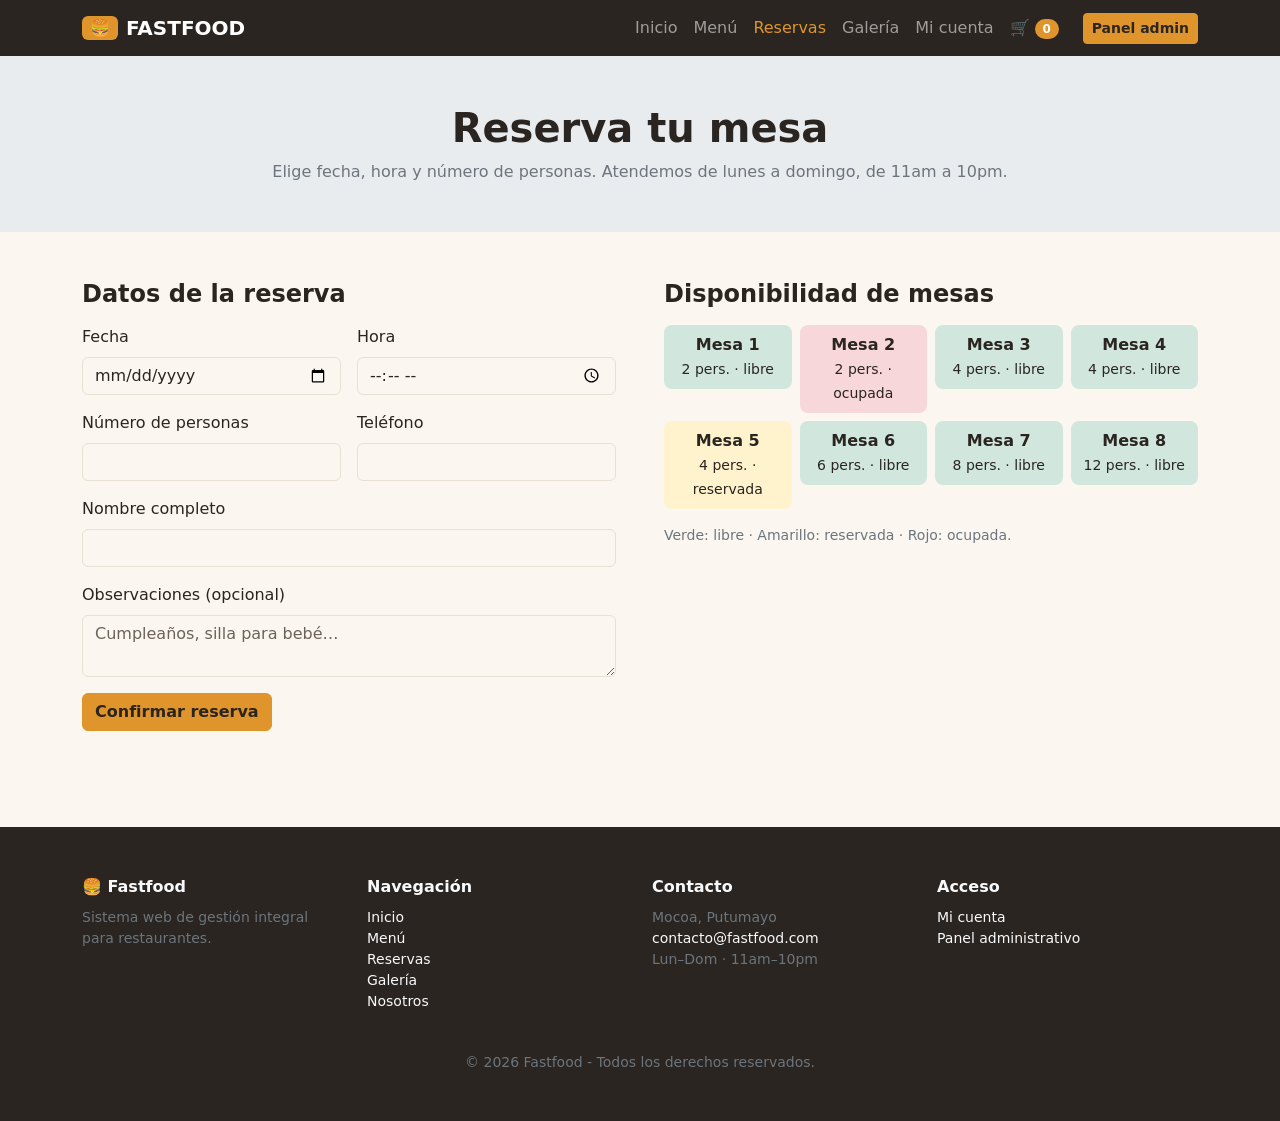
<file: sitio-web-empresa/reserva.html>
<!DOCTYPE html>
<html lang="es">
<head>
    <meta charset="UTF-8">
    <meta name="viewport" content="width=device-width, initial-scale=1.0">
    <title>Reservas | Fastfood</title>

    <!-- Bootstrap 5 -->
    <link href="https://cdn.jsdelivr.net/npm/bootstrap@5.3.3/dist/css/bootstrap.min.css" rel="stylesheet">
    <!-- Colores de marca -->
    <link rel="stylesheet" href="css/estilos.css">
</head>
<body>

    <!-- Menú de navegación (lo pinta js/script.js) -->
    <header id="navbar-ff"></header>

    <main>
        <section class="bg-body-secondary py-5 text-center">
            <div class="container">
                <h1 class="fw-bold">Reserva tu mesa</h1>
                <p class="text-secondary mb-0">Elige fecha, hora y número de personas. Atendemos de lunes a domingo, de 11am a 10pm.</p>
            </div>
        </section>

        <section class="container py-5">
            <div class="row g-5">
                <div class="col-lg-6">
                    <h2 class="h4 fw-bold mb-3">Datos de la reserva</h2>
                    <form id="formReserva" class="needs-validation" novalidate>
                        <div class="row g-3">
                            <div class="col-md-6"><label class="form-label" for="fecha">Fecha</label><input type="date" id="fecha" class="form-control" required></div>
                            <div class="col-md-6"><label class="form-label" for="hora">Hora</label><input type="time" id="hora" class="form-control" min="11:00" max="21:30" required></div>
                            <div class="col-md-6"><label class="form-label" for="personas">Número de personas</label><input type="number" id="personas" class="form-control" min="1" max="12" required></div>
                            <div class="col-md-6"><label class="form-label" for="telefono">Teléfono</label><input type="tel" id="telefono" class="form-control" required></div>
                            <div class="col-12"><label class="form-label" for="nombreReserva">Nombre completo</label><input type="text" id="nombreReserva" class="form-control" required></div>
                            <div class="col-12"><label class="form-label" for="notasReserva">Observaciones (opcional)</label><textarea id="notasReserva" class="form-control" rows="2" placeholder="Cumpleaños, silla para bebé…"></textarea></div>
                            <div class="col-12"><button type="submit" class="btn btn-primary">Confirmar reserva</button></div>
                        </div>
                    </form>
                    <div id="mensajeReserva"></div>
                </div>
                <div class="col-lg-6">
                    <h2 class="h4 fw-bold mb-3">Disponibilidad de mesas</h2>
                    <div class="row g-2" id="mesasDisp"></div>
                    <p class="small text-secondary mt-3">Verde: libre · Amarillo: reservada · Rojo: ocupada.</p>
                </div>
            </div>
        </section>
    </main>

    <!-- Pie de página (lo pinta js/script.js) -->
    <footer id="footer-ff"></footer>

    <script src="https://cdn.jsdelivr.net/npm/bootstrap@5.3.3/dist/js/bootstrap.bundle.min.js"></script>
    <script src="js/datos.js"></script>
    <script src="js/script.js"></script>
</body>
</html>
</file>
<file: sitio-web-empresa/css/estilos.css>
/* ===== Fastfood: personalización de Bootstrap 5.3 (solo colores de marca) ===== */
:root,
[data-bs-theme="light"] {
    --bs-body-bg: #fbf7f0;
    --bs-body-color: #2a2520;
    --bs-secondary-color: #6b6358;
    --bs-secondary-bg: #f3ebdc;
    --bs-tertiary-bg: #f3ebdc;
    --bs-border-color: #e8e0d2;

    --bs-primary: #e0952c;
    --bs-primary-rgb: 224, 149, 44;
    --bs-success: #4a7c59;
    --bs-success-rgb: 74, 124, 89;
    --bs-dark: #2a2520;
    --bs-dark-rgb: 42, 37, 32;

    --bs-link-color: #b8741a;
    --bs-link-color-rgb: 184, 116, 26;
    --bs-link-hover-color: #8f5a14;
    --bs-link-hover-color-rgb: 143, 90, 20;
}

/* Botones (Bootstrap los pinta con valores fijos, por eso se redefinen) */
.btn-primary {
    --bs-btn-color: #2a2520;
    --bs-btn-bg: #e0952c;
    --bs-btn-border-color: #e0952c;
    --bs-btn-hover-color: #2a2520;
    --bs-btn-hover-bg: #c9811c;
    --bs-btn-hover-border-color: #c9811c;
    --bs-btn-active-color: #2a2520;
    --bs-btn-active-bg: #b8741a;
    --bs-btn-active-border-color: #b8741a;
    --bs-btn-disabled-color: #2a2520;
    --bs-btn-disabled-bg: #e0952c;
    --bs-btn-disabled-border-color: #e0952c;
    --bs-btn-focus-shadow-rgb: 224, 149, 44;
    font-weight: 600;
}
.btn-dark {
    --bs-btn-bg: #2a2520;
    --bs-btn-border-color: #2a2520;
    --bs-btn-hover-bg: #3d362f;
    --bs-btn-hover-border-color: #3d362f;
    --bs-btn-active-bg: #3d362f;
    --bs-btn-active-border-color: #3d362f;
}
.btn-outline-dark {
    --bs-btn-color: #2a2520;
    --bs-btn-border-color: #2a2520;
    --bs-btn-hover-bg: #2a2520;
    --bs-btn-hover-border-color: #2a2520;
    --bs-btn-active-bg: #2a2520;
    --bs-btn-active-border-color: #2a2520;
}

/* Otros componentes con color fijo */
.nav-pills {
    --bs-nav-pills-link-active-color: #2a2520;
    --bs-nav-pills-link-active-bg: #e0952c;
}
.progress { --bs-progress-bar-bg: #e0952c; }
.form-control:focus,
.form-select:focus {
    border-color: #e0952c;
    box-shadow: 0 0 0 .25rem rgba(224, 149, 44, .25);
}

/* Menú: resaltado naranja en hover y página activa */
.navbar .nav-link:hover,
.navbar .nav-link.active { color: #e0952c; }
</file>
